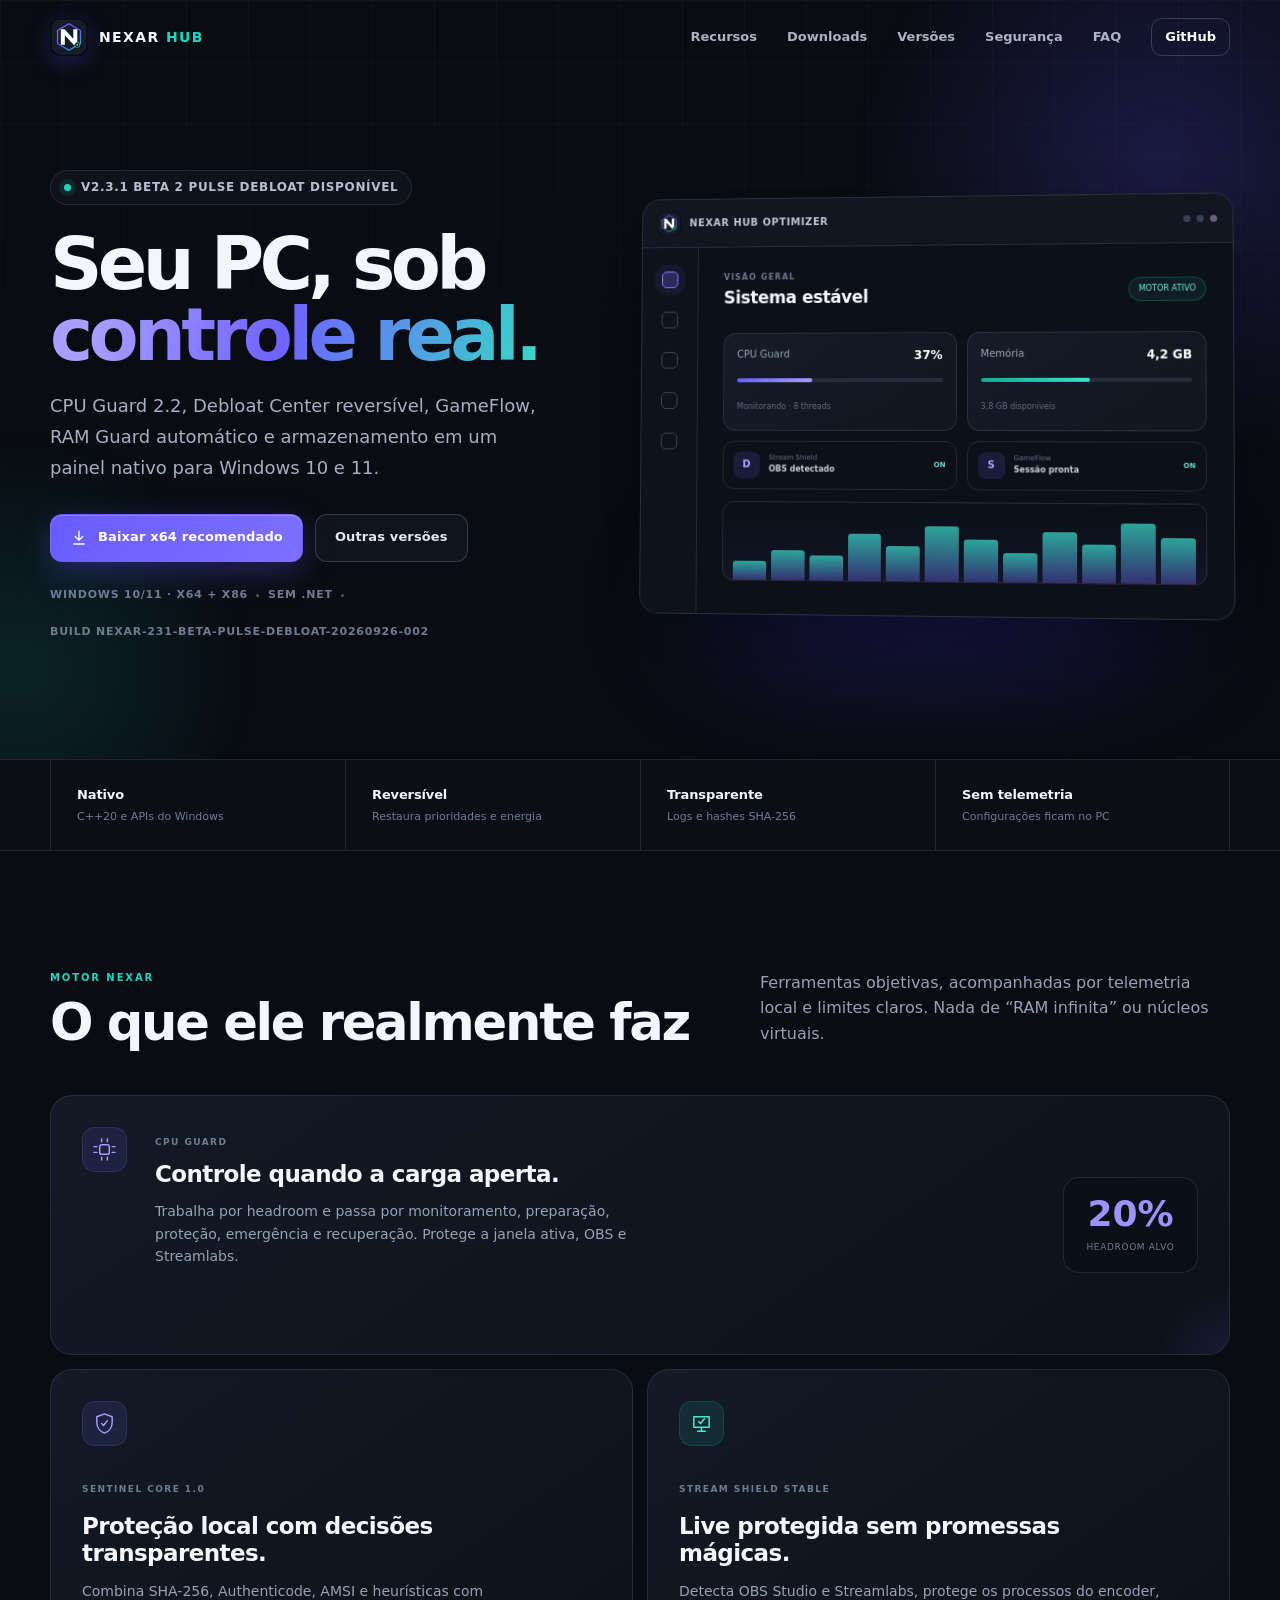
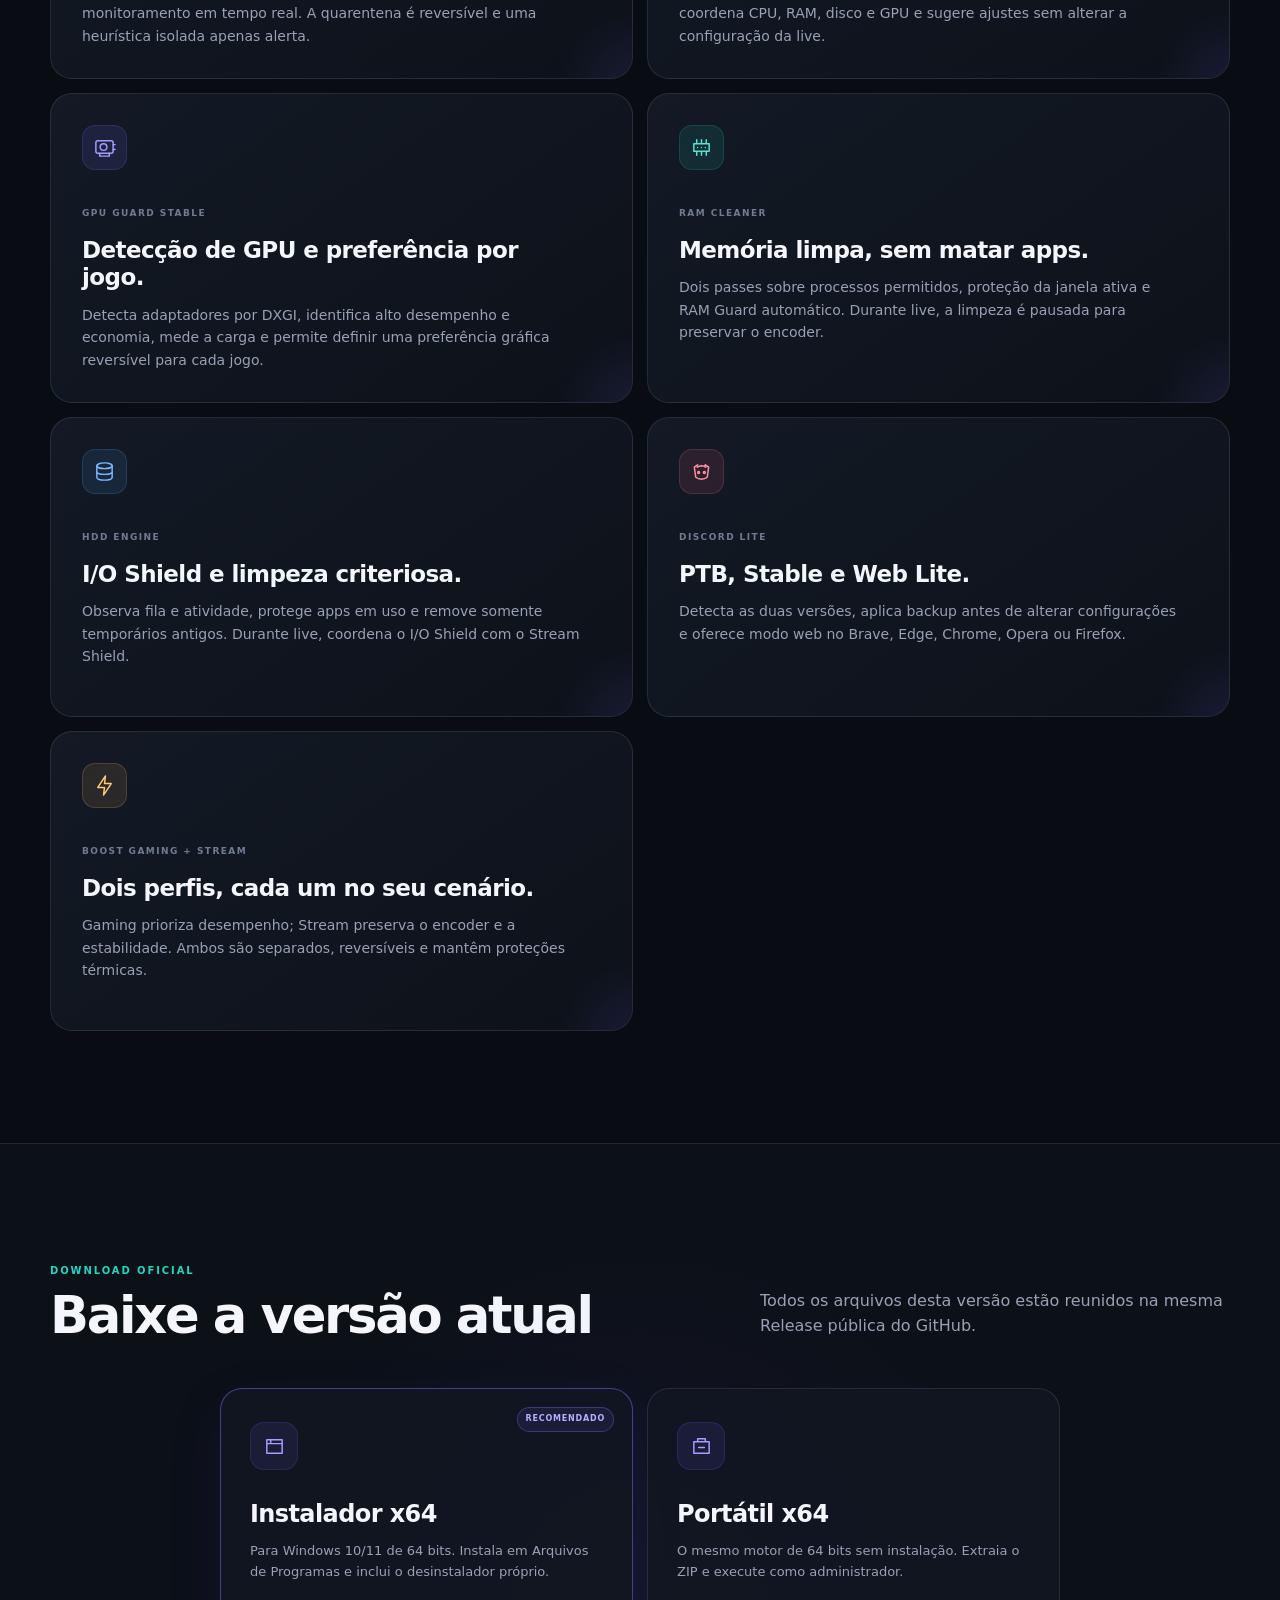
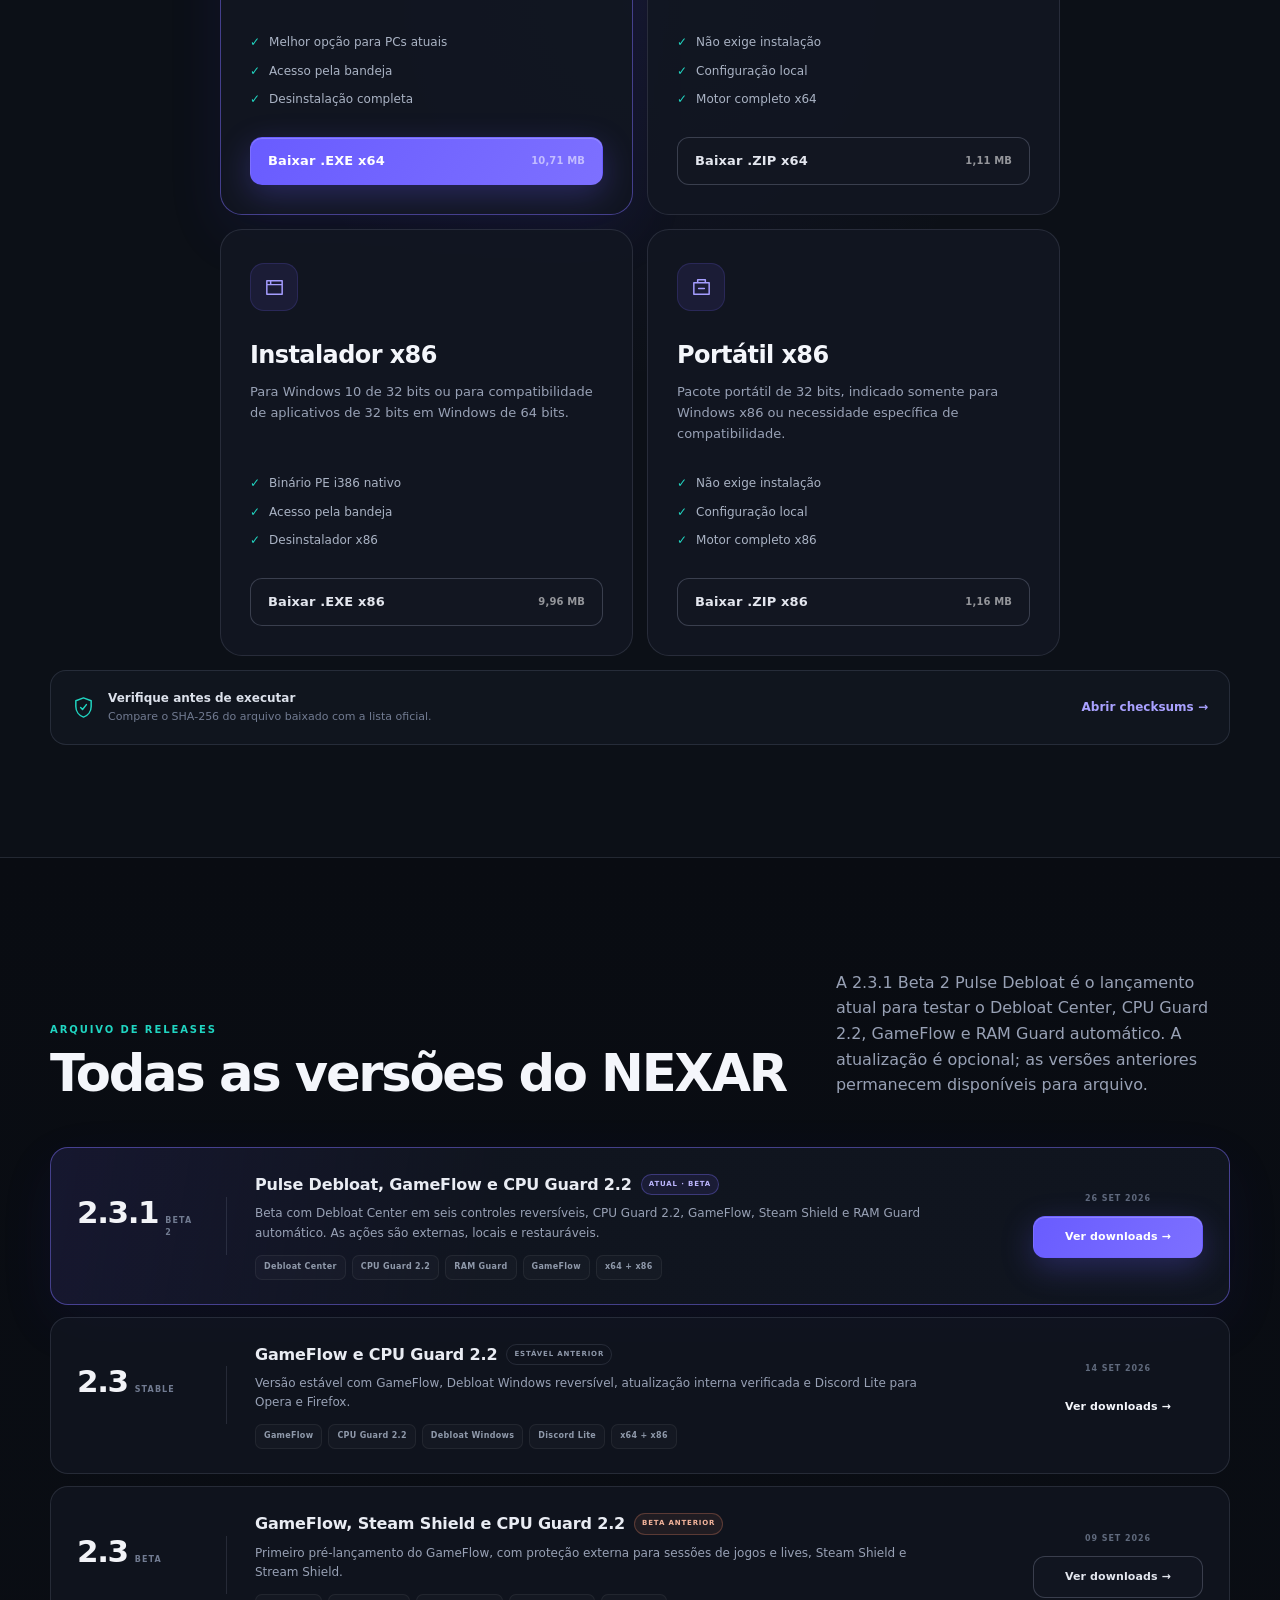
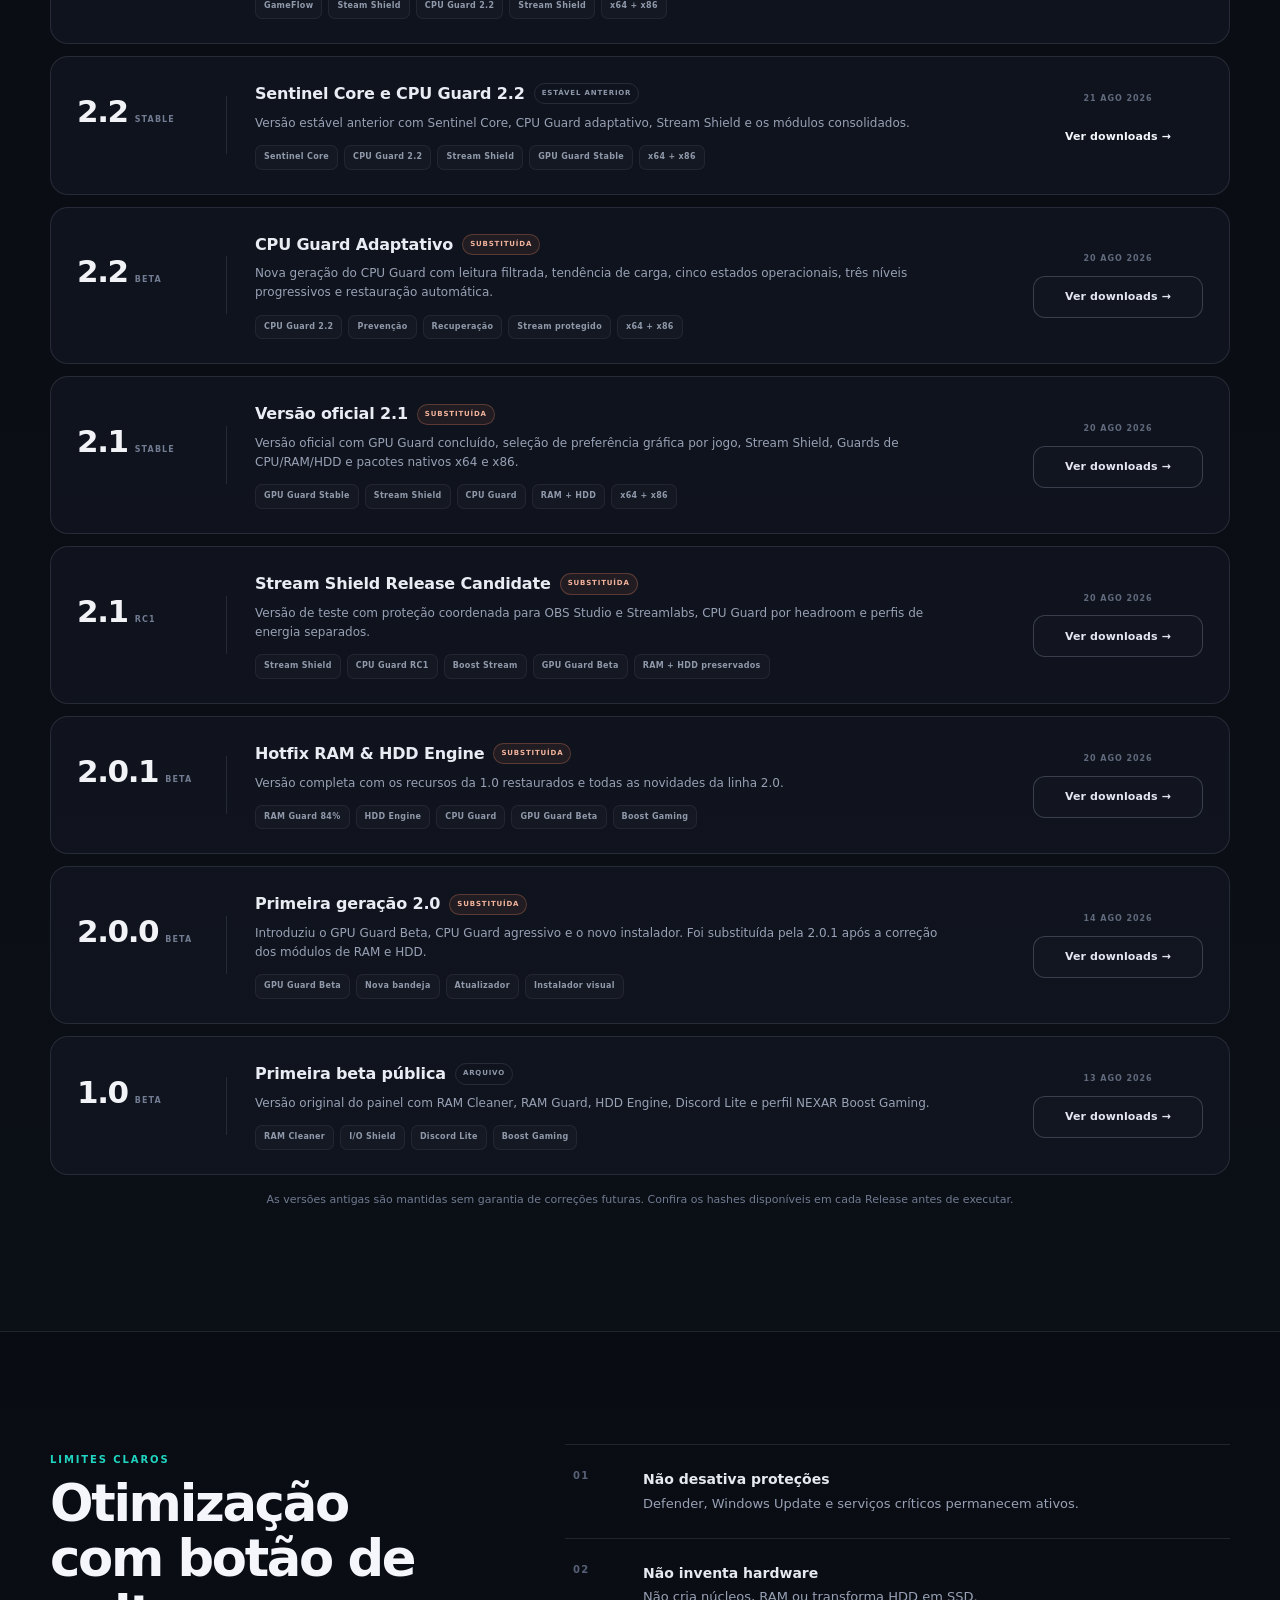
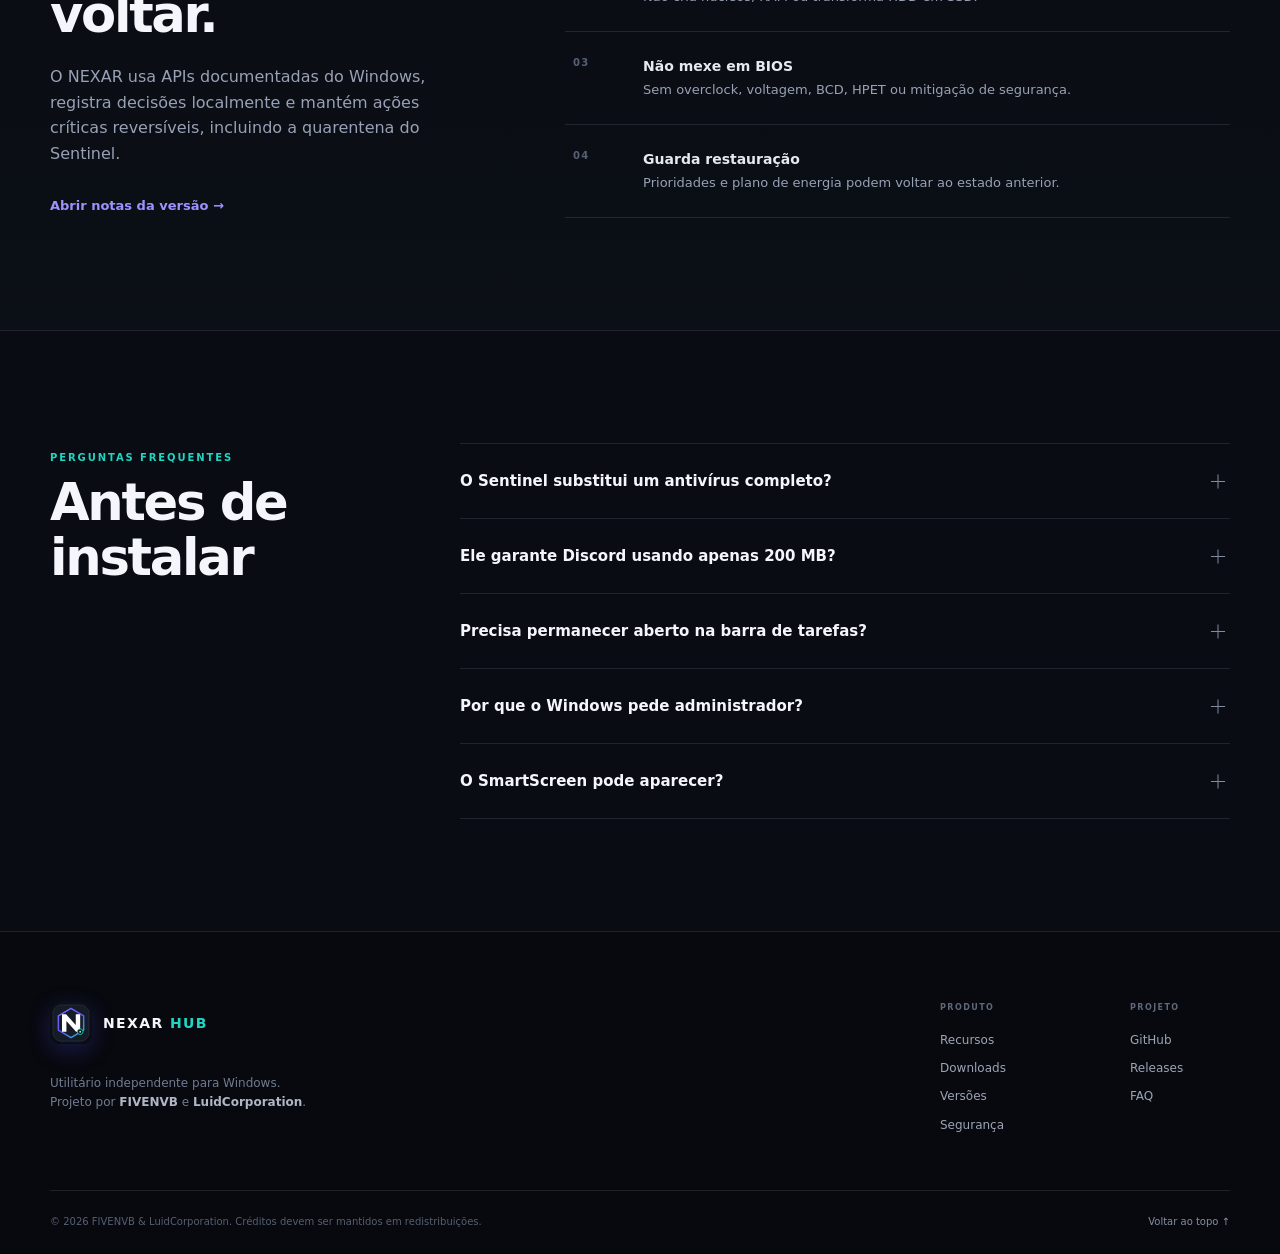
<file: index.html>
<!doctype html>
<html lang="pt-BR">
<head>
  <meta charset="utf-8">
  <meta name="viewport" content="width=device-width, initial-scale=1">
  <meta name="theme-color" content="#0a0d14">
  <meta name="description" content="NEXAR HUB OPTIMIZER 2.3.1 Beta 2 Pulse Debloat: CPU Guard 2.2, Debloat Center reversível, GameFlow e RAM Guard automático para Windows 10 e 11, em x64 e x86.">
  <meta property="og:title" content="NEXAR HUB OPTIMIZER">
  <meta property="og:description" content="CPU Guard 2.2, Debloat Center reversível, GameFlow e RAM Guard automático para jogos, transmissões e uso diário no Windows.">
  <meta property="og:type" content="website">
  <title>NEXAR HUB OPTIMIZER 2.3.1 Beta 2 — Controle reversível.</title>
  <link rel="icon" href="assets/nexar-logo.svg" type="image/svg+xml">
  <link rel="manifest" href="site.webmanifest">
  <link rel="stylesheet" href="styles.css">
</head>
<body>
  <a class="skip-link" href="#conteudo">Ir para o conteúdo</a>

  <header class="site-header" id="topo">
    <div class="shell nav-wrap">
      <a class="brand" href="#topo" aria-label="NEXAR HUB OPTIMIZER — início">
        <img src="assets/nexar-logo.svg" alt="" width="38" height="38">
        <span>NEXAR <b>HUB</b></span>
      </a>

      <button class="menu-toggle" type="button" aria-label="Abrir menu" aria-expanded="false" aria-controls="main-nav">
        <span></span><span></span>
      </button>

      <nav class="main-nav" id="main-nav" aria-label="Navegação principal">
        <a href="#recursos">Recursos</a>
        <a href="#downloads">Downloads</a>
        <a href="#versoes">Versões</a>
        <a href="#seguranca">Segurança</a>
        <a href="#faq">FAQ</a>
        <a class="nav-github" href="https://github.com/luidcorporation-ofc/nexar-hub-optimizer" target="_blank" rel="noreferrer">GitHub</a>
      </nav>
    </div>
  </header>

  <main id="conteudo">
    <section class="hero">
      <div class="hero-grid" aria-hidden="true"></div>
      <div class="hero-glow hero-glow-a" aria-hidden="true"></div>
      <div class="hero-glow hero-glow-b" aria-hidden="true"></div>

      <div class="shell hero-layout">
        <div class="hero-copy reveal">
          <div class="eyebrow"><span class="pulse-dot"></span> v2.3.1 Beta 2 Pulse Debloat disponível</div>
          <h1>Seu PC, sob<br><span>controle real.</span></h1>
          <p class="hero-lead">CPU Guard 2.2, Debloat Center reversível, GameFlow, RAM Guard automático e armazenamento em um painel nativo para Windows 10 e 11.</p>

          <div class="hero-actions">
            <a class="button button-primary" href="https://github.com/luidcorporation-ofc/nexar-hub-optimizer/releases/download/v2.3.1-beta.2/NEXAR_Hub_Optimizer_v2.3.1_BETA_PULSE_DEBLOAT_Setup_x64.exe">
              <svg viewBox="0 0 24 24" aria-hidden="true"><path d="M12 3v12m0 0 5-5m-5 5-5-5M5 20h14"/></svg>
              Baixar x64 recomendado
            </a>
            <a class="button button-ghost" href="#downloads">Outras versões</a>
          </div>

          <div class="hero-meta" aria-label="Informações da versão">
            <span>Windows 10/11 · x64 + x86</span>
            <span>Sem .NET</span>
            <span>Build NEXAR-231-BETA-PULSE-DEBLOAT-20260926-002</span>
          </div>
        </div>

        <div class="app-preview reveal" aria-label="Prévia do painel NEXAR">
          <div class="preview-shadow" aria-hidden="true"></div>
          <div class="window">
            <div class="window-bar">
              <div class="window-brand"><img src="assets/nexar-logo.svg" alt="" width="24" height="24"><span>NEXAR HUB OPTIMIZER</span></div>
              <div class="window-controls"><i></i><i></i><i></i></div>
            </div>
            <div class="window-body">
              <aside class="window-sidebar" aria-hidden="true">
                <span class="side-active"></span><span></span><span></span><span></span><span></span>
              </aside>
              <div class="window-content">
                <div class="preview-title"><div><small>VISÃO GERAL</small><strong>Sistema estável</strong></div><span class="status-pill">Motor ativo</span></div>
                <div class="meter-grid">
                  <article class="meter-card cpu-card">
                    <div class="meter-head"><span>CPU Guard</span><b>37%</b></div>
                    <div class="meter-track"><i style="--level:37%"></i></div>
                    <small>Monitorando · 8 threads</small>
                  </article>
                  <article class="meter-card ram-card">
                    <div class="meter-head"><span>Memória</span><b>4,2 GB</b></div>
                    <div class="meter-track"><i style="--level:52%"></i></div>
                    <small>3,8 GB disponíveis</small>
                  </article>
                </div>
                <div class="preview-feature-row">
                  <article><span class="mini-icon">D</span><div><small>Stream Shield</small><b>OBS detectado</b></div><em>ON</em></article>
                  <article><span class="mini-icon">S</span><div><small>GameFlow</small><b>Sessão pronta</b></div><em>ON</em></article>
                </div>
                <div class="preview-chart" aria-hidden="true"><span></span><span></span><span></span><span></span><span></span><span></span><span></span><span></span><span></span><span></span><span></span><span></span></div>
              </div>
            </div>
          </div>
        </div>
      </div>
    </section>

    <section class="trust-strip" aria-label="Destaques">
      <div class="shell trust-grid">
        <div><strong>Nativo</strong><span>C++20 e APIs do Windows</span></div>
        <div><strong>Reversível</strong><span>Restaura prioridades e energia</span></div>
        <div><strong>Transparente</strong><span>Logs e hashes SHA-256</span></div>
        <div><strong>Sem telemetria</strong><span>Configurações ficam no PC</span></div>
      </div>
    </section>

    <section class="section" id="recursos">
      <div class="shell">
        <div class="section-heading reveal">
          <div><span class="kicker">MOTOR NEXAR</span><h2>O que ele realmente faz</h2></div>
          <p>Ferramentas objetivas, acompanhadas por telemetria local e limites claros. Nada de “RAM infinita” ou núcleos virtuais.</p>
        </div>

        <div class="feature-grid">
          <article class="feature-card feature-large reveal">
            <div class="feature-icon violet"><svg viewBox="0 0 24 24" aria-hidden="true"><rect x="7" y="7" width="10" height="10" rx="2"/><path d="M9 1v3m6-3v3M9 20v3m6-3v3M20 9h3m-3 6h3M1 9h3m-3 6h3"/></svg></div>
            <div class="feature-copy"><span>CPU GUARD</span><h3>Controle quando a carga aperta.</h3><p>Trabalha por headroom e passa por monitoramento, preparação, proteção, emergência e recuperação. Protege a janela ativa, OBS e Streamlabs.</p></div>
            <div class="feature-metric"><b>20%</b><span>headroom alvo</span></div>
          </article>
          <article class="feature-card reveal">
            <div class="feature-icon violet"><svg viewBox="0 0 24 24" aria-hidden="true"><path d="M12 2 4 5v6c0 5.2 3.4 9.5 8 11 4.6-1.5 8-5.8 8-11V5z"/><path d="m9 12 2 2 4-5"/></svg></div>
            <span>SENTINEL CORE 1.0</span><h3>Proteção local com decisões transparentes.</h3><p>Combina SHA-256, Authenticode, AMSI e heurísticas com monitoramento em tempo real. A quarentena é reversível e uma heurística isolada apenas alerta.</p>
          </article>

          <article class="feature-card reveal">
            <div class="feature-icon teal"><svg viewBox="0 0 24 24" aria-hidden="true"><path d="M4 5h16v11H4zM8 20h8M12 16v4"/><path d="m9 10 2 2 4-5"/></svg></div>
            <span>STREAM SHIELD STABLE</span><h3>Live protegida sem promessas mágicas.</h3><p>Detecta OBS Studio e Streamlabs, protege os processos do encoder, coordena CPU, RAM, disco e GPU e sugere ajustes sem alterar a configuração da live.</p>
          </article>

          <article class="feature-card reveal">
            <div class="feature-icon violet"><svg viewBox="0 0 24 24" aria-hidden="true"><rect x="3" y="5" width="18" height="13" rx="2"/><circle cx="11" cy="11.5" r="3.5"/><path d="M21 9h2m-2 5h2M7 18v3h10v-3"/></svg></div>
            <span>GPU GUARD STABLE</span><h3>Detecção de GPU e preferência por jogo.</h3><p>Detecta adaptadores por DXGI, identifica alto desempenho e economia, mede a carga e permite definir uma preferência gráfica reversível para cada jogo.</p>
          </article>

          <article class="feature-card reveal">
            <div class="feature-icon teal"><svg viewBox="0 0 24 24" aria-hidden="true"><path d="M4 8h16v8H4zM7 4v4m5-4v4m5-4v4M7 16v4m5-4v4m5-4v4"/><path d="M8 12h.01M12 12h.01M16 12h.01"/></svg></div>
            <span>RAM CLEANER</span><h3>Memória limpa, sem matar apps.</h3><p>Dois passes sobre processos permitidos, proteção da janela ativa e RAM Guard automático. Durante live, a limpeza é pausada para preservar o encoder.</p>
          </article>

          <article class="feature-card reveal">
            <div class="feature-icon blue"><svg viewBox="0 0 24 24" aria-hidden="true"><ellipse cx="12" cy="6" rx="8" ry="3"/><path d="M4 6v6c0 1.7 3.6 3 8 3s8-1.3 8-3V6M4 12v6c0 1.7 3.6 3 8 3s8-1.3 8-3v-6"/></svg></div>
            <span>HDD ENGINE</span><h3>I/O Shield e limpeza criteriosa.</h3><p>Observa fila e atividade, protege apps em uso e remove somente temporários antigos. Durante live, coordena o I/O Shield com o Stream Shield.</p>
          </article>

          <article class="feature-card reveal">
            <div class="feature-icon coral"><svg viewBox="0 0 24 24" aria-hidden="true"><path d="M7.5 7.5A12 12 0 0 1 12 6c1.6 0 3.1.3 4.5 1.5M6 18c2 1.5 4 2 6 2s4-.5 6-2l1.5-10.5L16 5l-1 2M8 5 4.5 7.5 6 18"/><circle cx="9" cy="13" r="1"/><circle cx="15" cy="13" r="1"/></svg></div>
            <span>DISCORD LITE</span><h3>PTB, Stable e Web Lite.</h3><p>Detecta as duas versões, aplica backup antes de alterar configurações e oferece modo web no Brave, Edge, Chrome, Opera ou Firefox.</p>
          </article>

          <article class="feature-card reveal">
            <div class="feature-icon amber"><svg viewBox="0 0 24 24" aria-hidden="true"><path d="m13 2-8 12h7l-1 8 8-12h-7z"/></svg></div>
            <span>BOOST GAMING + STREAM</span><h3>Dois perfis, cada um no seu cenário.</h3><p>Gaming prioriza desempenho; Stream preserva o encoder e a estabilidade. Ambos são separados, reversíveis e mantêm proteções térmicas.</p>
          </article>
        </div>
      </div>
    </section>

    <section class="section download-section" id="downloads">
      <div class="download-aura" aria-hidden="true"></div>
      <div class="shell">
        <div class="section-heading reveal">
          <div><span class="kicker">DOWNLOAD OFICIAL</span><h2>Baixe a versão atual</h2></div>
          <p>Todos os arquivos desta versão estão reunidos na mesma Release pública do GitHub.</p>
        </div>

        <div class="download-grid">
          <article class="download-card recommended reveal">
            <span class="recommend-label">RECOMENDADO</span>
            <div class="download-icon"><svg viewBox="0 0 24 24" aria-hidden="true"><path d="M4 5h16v14H4zM4 9h16M8 5v4"/></svg></div>
            <h3>Instalador x64</h3>
            <p>Para Windows 10/11 de 64 bits. Instala em Arquivos de Programas e inclui o desinstalador próprio.</p>
            <ul><li>Melhor opção para PCs atuais</li><li>Acesso pela bandeja</li><li>Desinstalação completa</li></ul>
            <a class="button button-primary button-wide" href="https://github.com/luidcorporation-ofc/nexar-hub-optimizer/releases/download/v2.3.1-beta.2/NEXAR_Hub_Optimizer_v2.3.1_BETA_PULSE_DEBLOAT_Setup_x64.exe">Baixar .EXE x64 <span>10,71 MB</span></a>
          </article>

          <article class="download-card reveal">
            <div class="download-icon"><svg viewBox="0 0 24 24" aria-hidden="true"><path d="M4 7h16v12H4zM8 7V4h8v3M9 13h6"/></svg></div>
            <h3>Portátil x64</h3>
            <p>O mesmo motor de 64 bits sem instalação. Extraia o ZIP e execute como administrador.</p>
            <ul><li>Não exige instalação</li><li>Configuração local</li><li>Motor completo x64</li></ul>
            <a class="button button-ghost button-wide" href="https://github.com/luidcorporation-ofc/nexar-hub-optimizer/releases/download/v2.3.1-beta.2/NEXAR_Hub_Optimizer_v2.3.1_BETA_PULSE_DEBLOAT_Portable_x64.zip">Baixar .ZIP x64 <span>1,11 MB</span></a>
          </article>

          <article class="download-card reveal">
            <div class="download-icon"><svg viewBox="0 0 24 24" aria-hidden="true"><path d="M4 5h16v14H4zM4 9h16M8 5v4"/></svg></div>
            <h3>Instalador x86</h3>
            <p>Para Windows 10 de 32 bits ou para compatibilidade de aplicativos de 32 bits em Windows de 64 bits.</p>
            <ul><li>Binário PE i386 nativo</li><li>Acesso pela bandeja</li><li>Desinstalador x86</li></ul>
            <a class="button button-ghost button-wide" href="https://github.com/luidcorporation-ofc/nexar-hub-optimizer/releases/download/v2.3.1-beta.2/NEXAR_Hub_Optimizer_v2.3.1_BETA_PULSE_DEBLOAT_Setup_x86.exe">Baixar .EXE x86 <span>9,96 MB</span></a>
          </article>

          <article class="download-card reveal">
            <div class="download-icon"><svg viewBox="0 0 24 24" aria-hidden="true"><path d="M4 7h16v12H4zM8 7V4h8v3M9 13h6"/></svg></div>
            <h3>Portátil x86</h3>
            <p>Pacote portátil de 32 bits, indicado somente para Windows x86 ou necessidade específica de compatibilidade.</p>
            <ul><li>Não exige instalação</li><li>Configuração local</li><li>Motor completo x86</li></ul>
            <a class="button button-ghost button-wide" href="https://github.com/luidcorporation-ofc/nexar-hub-optimizer/releases/download/v2.3.1-beta.2/NEXAR_Hub_Optimizer_v2.3.1_BETA_PULSE_DEBLOAT_Portable_x86.zip">Baixar .ZIP x86 <span>1,16 MB</span></a>
          </article>
        </div>

        <div class="checksum-bar reveal">
          <div><svg viewBox="0 0 24 24" aria-hidden="true"><path d="m9 12 2 2 4-5"/><path d="M12 2 4 5v6c0 5.2 3.4 9.5 8 11 4.6-1.5 8-5.8 8-11V5z"/></svg><span><b>Verifique antes de executar</b>Compare o SHA-256 do arquivo baixado com a lista oficial.</span></div>
          <a href="https://github.com/luidcorporation-ofc/nexar-hub-optimizer/releases/download/v2.3.1-beta.2/SHA256SUMS.txt">Abrir checksums →</a>
        </div>
      </div>
    </section>

    <section class="section versions-section" id="versoes">
      <div class="shell">
        <div class="section-heading reveal">
          <div><span class="kicker">ARQUIVO DE RELEASES</span><h2>Todas as versões do NEXAR</h2></div>
          <p>A 2.3.1 Beta 2 Pulse Debloat é o lançamento atual para testar o Debloat Center, CPU Guard 2.2, GameFlow e RAM Guard automático. A atualização é opcional; as versões anteriores permanecem disponíveis para arquivo.</p>
        </div>

        <div class="version-list">
          <article class="version-row version-current reveal">
            <div class="version-release">
              <strong class="version-number">2.3.1</strong>
              <span class="version-channel">BETA 2</span>
            </div>
            <div class="version-details">
              <div class="version-heading"><h3>Pulse Debloat, GameFlow e CPU Guard 2.2</h3><span class="version-status status-current">ATUAL · BETA</span></div>
              <p>Beta com Debloat Center em seis controles reversíveis, CPU Guard 2.2, GameFlow, Steam Shield e RAM Guard automático. As ações são externas, locais e restauráveis.</p>
              <div class="version-tags"><span>Debloat Center</span><span>CPU Guard 2.2</span><span>RAM Guard</span><span>GameFlow</span><span>x64 + x86</span></div>
            </div>
            <div class="version-actions">
              <span class="version-date">26 SET 2026</span>
              <a class="button button-primary version-button" href="https://github.com/luidcorporation-ofc/nexar-hub-optimizer/releases/tag/v2.3.1-beta.2" target="_blank" rel="noreferrer" aria-label="Abrir downloads da versão 2.3.1 Beta 2 Pulse Debloat">Ver downloads →</a>
            </div>
          </article>

          <article class="version-row reveal">
            <div class="version-release"><strong class="version-number">2.3</strong><span class="version-channel">STABLE</span></div>
            <div class="version-details"><div class="version-heading"><h3>GameFlow e CPU Guard 2.2</h3><span class="version-status">ESTÁVEL ANTERIOR</span></div><p>Versão estável com GameFlow, Debloat Windows reversível, atualização interna verificada e Discord Lite para Opera e Firefox.</p><div class="version-tags"><span>GameFlow</span><span>CPU Guard 2.2</span><span>Debloat Windows</span><span>Discord Lite</span><span>x64 + x86</span></div></div>
            <div class="version-actions"><span class="version-date">14 SET 2026</span><a class="button button-secondary version-button" href="https://github.com/luidcorporation-ofc/nexar-hub-optimizer/releases/tag/v2.3.0" target="_blank" rel="noreferrer" aria-label="Abrir downloads da versão 2.3 Stable">Ver downloads →</a></div>
          </article>

          <article class="version-row reveal">
            <div class="version-release"><strong class="version-number">2.3</strong><span class="version-channel">BETA</span></div>
            <div class="version-details"><div class="version-heading"><h3>GameFlow, Steam Shield e CPU Guard 2.2</h3><span class="version-status status-replaced">BETA ANTERIOR</span></div><p>Primeiro pré-lançamento do GameFlow, com proteção externa para sessões de jogos e lives, Steam Shield e Stream Shield.</p><div class="version-tags"><span>GameFlow</span><span>Steam Shield</span><span>CPU Guard 2.2</span><span>Stream Shield</span><span>x64 + x86</span></div></div>
            <div class="version-actions"><span class="version-date">09 SET 2026</span><a class="button button-ghost version-button" href="https://github.com/luidcorporation-ofc/nexar-hub-optimizer/releases/tag/v2.3.0-beta.1" target="_blank" rel="noreferrer" aria-label="Abrir downloads da versão 2.3 Beta GameFlow">Ver downloads →</a></div>
          </article>

          <article class="version-row reveal">
            <div class="version-release"><strong class="version-number">2.2</strong><span class="version-channel">STABLE</span></div>
            <div class="version-details"><div class="version-heading"><h3>Sentinel Core e CPU Guard 2.2</h3><span class="version-status">ESTÁVEL ANTERIOR</span></div><p>Versão estável anterior com Sentinel Core, CPU Guard adaptativo, Stream Shield e os módulos consolidados.</p><div class="version-tags"><span>Sentinel Core</span><span>CPU Guard 2.2</span><span>Stream Shield</span><span>GPU Guard Stable</span><span>x64 + x86</span></div></div>
            <div class="version-actions"><span class="version-date">21 AGO 2026</span><a class="button button-secondary version-button" href="https://github.com/luidcorporation-ofc/nexar-hub-optimizer/releases/tag/v2.2.0" target="_blank" rel="noreferrer" aria-label="Abrir downloads da versão 2.2 Stable">Ver downloads →</a></div>
          </article>
          <article class="version-row reveal">
            <div class="version-release">
              <strong class="version-number">2.2</strong>
              <span class="version-channel">BETA</span>
            </div>
            <div class="version-details">
              <div class="version-heading"><h3>CPU Guard Adaptativo</h3><span class="version-status status-replaced">SUBSTITUÍDA</span></div>
              <p>Nova geração do CPU Guard com leitura filtrada, tendência de carga, cinco estados operacionais, três níveis progressivos e restauração automática.</p>
              <div class="version-tags"><span>CPU Guard 2.2</span><span>Prevenção</span><span>Recuperação</span><span>Stream protegido</span><span>x64 + x86</span></div>
            </div>
            <div class="version-actions">
              <span class="version-date">20 AGO 2026</span>
              <a class="button button-ghost version-button" href="https://github.com/luidcorporation-ofc/nexar-hub-optimizer/releases/tag/v2.2.0-beta.1" target="_blank" rel="noreferrer" aria-label="Abrir downloads da versão 2.2 Beta">Ver downloads →</a>
            </div>
          </article>

          <article class="version-row reveal">
            <div class="version-release">
              <strong class="version-number">2.1</strong>
              <span class="version-channel">STABLE</span>
            </div>
            <div class="version-details">
              <div class="version-heading"><h3>Versão oficial 2.1</h3><span class="version-status status-replaced">SUBSTITUÍDA</span></div>
              <p>Versão oficial com GPU Guard concluído, seleção de preferência gráfica por jogo, Stream Shield, Guards de CPU/RAM/HDD e pacotes nativos x64 e x86.</p>
              <div class="version-tags"><span>GPU Guard Stable</span><span>Stream Shield</span><span>CPU Guard</span><span>RAM + HDD</span><span>x64 + x86</span></div>
            </div>
            <div class="version-actions">
              <span class="version-date">20 AGO 2026</span>
              <a class="button button-ghost version-button" href="https://github.com/luidcorporation-ofc/nexar-hub-optimizer/releases/tag/v2.1.0" target="_blank" rel="noreferrer" aria-label="Abrir downloads da versão 2.1 Stable">Ver downloads →</a>
            </div>
          </article>

          <article class="version-row reveal">
            <div class="version-release">
              <strong class="version-number">2.1</strong>
              <span class="version-channel">RC1</span>
            </div>
            <div class="version-details">
              <div class="version-heading"><h3>Stream Shield Release Candidate</h3><span class="version-status status-replaced">SUBSTITUÍDA</span></div>
              <p>Versão de teste com proteção coordenada para OBS Studio e Streamlabs, CPU Guard por headroom e perfis de energia separados.</p>
              <div class="version-tags"><span>Stream Shield</span><span>CPU Guard RC1</span><span>Boost Stream</span><span>GPU Guard Beta</span><span>RAM + HDD preservados</span></div>
            </div>
            <div class="version-actions">
              <span class="version-date">20 AGO 2026</span>
              <a class="button button-ghost version-button" href="https://github.com/luidcorporation-ofc/nexar-hub-optimizer/releases/tag/v2.1.0-rc.1" target="_blank" rel="noreferrer" aria-label="Abrir downloads da versão 2.1 RC1">Ver downloads →</a>
            </div>
          </article>

          <article class="version-row reveal">
            <div class="version-release">
              <strong class="version-number">2.0.1</strong>
              <span class="version-channel">BETA</span>
            </div>
            <div class="version-details">
              <div class="version-heading"><h3>Hotfix RAM &amp; HDD Engine</h3><span class="version-status status-replaced">SUBSTITUÍDA</span></div>
              <p>Versão completa com os recursos da 1.0 restaurados e todas as novidades da linha 2.0.</p>
              <div class="version-tags"><span>RAM Guard 84%</span><span>HDD Engine</span><span>CPU Guard</span><span>GPU Guard Beta</span><span>Boost Gaming</span></div>
            </div>
            <div class="version-actions">
              <span class="version-date">20 AGO 2026</span>
              <a class="button button-ghost version-button" href="https://github.com/luidcorporation-ofc/nexar-hub-optimizer/releases/tag/v2.0.1-beta" target="_blank" rel="noreferrer" aria-label="Abrir downloads da versão 2.0.1 Beta">Ver downloads →</a>
            </div>
          </article>

          <article class="version-row reveal">
            <div class="version-release">
              <strong class="version-number">2.0.0</strong>
              <span class="version-channel">BETA</span>
            </div>
            <div class="version-details">
              <div class="version-heading"><h3>Primeira geração 2.0</h3><span class="version-status status-replaced">SUBSTITUÍDA</span></div>
              <p>Introduziu o GPU Guard Beta, CPU Guard agressivo e o novo instalador. Foi substituída pela 2.0.1 após a correção dos módulos de RAM e HDD.</p>
              <div class="version-tags"><span>GPU Guard Beta</span><span>Nova bandeja</span><span>Atualizador</span><span>Instalador visual</span></div>
            </div>
            <div class="version-actions">
              <span class="version-date">14 AGO 2026</span>
              <a class="button button-ghost version-button" href="https://github.com/luidcorporation-ofc/nexar-hub-optimizer/releases/tag/v2.0.0-beta" target="_blank" rel="noreferrer" aria-label="Abrir downloads da versão 2.0.0 Beta">Ver downloads →</a>
            </div>
          </article>

          <article class="version-row reveal">
            <div class="version-release">
              <strong class="version-number">1.0</strong>
              <span class="version-channel">BETA</span>
            </div>
            <div class="version-details">
              <div class="version-heading"><h3>Primeira beta pública</h3><span class="version-status">ARQUIVO</span></div>
              <p>Versão original do painel com RAM Cleaner, RAM Guard, HDD Engine, Discord Lite e perfil NEXAR Boost Gaming.</p>
              <div class="version-tags"><span>RAM Cleaner</span><span>I/O Shield</span><span>Discord Lite</span><span>Boost Gaming</span></div>
            </div>
            <div class="version-actions">
              <span class="version-date">13 AGO 2026</span>
              <a class="button button-ghost version-button" href="https://github.com/luidcorporation-ofc/nexar-hub-optimizer/releases/tag/v1.0-beta" target="_blank" rel="noreferrer" aria-label="Abrir downloads da versão 1.0 Beta">Ver downloads →</a>
            </div>
          </article>
        </div>

        <p class="version-note reveal">As versões antigas são mantidas sem garantia de correções futuras. Confira os hashes disponíveis em cada Release antes de executar.</p>
      </div>
    </section>

    <section class="section safety-section" id="seguranca">
      <div class="shell safety-layout">
        <div class="safety-copy reveal">
          <span class="kicker">LIMITES CLAROS</span>
          <h2>Otimização com botão de voltar.</h2>
          <p>O NEXAR usa APIs documentadas do Windows, registra decisões localmente e mantém ações críticas reversíveis, incluindo a quarentena do Sentinel.</p>
          <a class="text-link" href="https://github.com/luidcorporation-ofc/nexar-hub-optimizer/releases/tag/v2.3.1-beta.2">Abrir notas da versão →</a>
        </div>
        <div class="safety-list reveal">
          <div><span>01</span><p><b>Não desativa proteções</b>Defender, Windows Update e serviços críticos permanecem ativos.</p></div>
          <div><span>02</span><p><b>Não inventa hardware</b>Não cria núcleos, RAM ou transforma HDD em SSD.</p></div>
          <div><span>03</span><p><b>Não mexe em BIOS</b>Sem overclock, voltagem, BCD, HPET ou mitigação de segurança.</p></div>
          <div><span>04</span><p><b>Guarda restauração</b>Prioridades e plano de energia podem voltar ao estado anterior.</p></div>
        </div>
      </div>
    </section>

    <section class="section faq-section" id="faq">
      <div class="shell faq-layout">
        <div class="section-heading compact reveal"><div><span class="kicker">PERGUNTAS FREQUENTES</span><h2>Antes de instalar</h2></div></div>
        <div class="faq-list">
          <details class="reveal"><summary>O Sentinel substitui um antivírus completo?<span></span></summary><p>Não. Ele é uma camada complementar em modo de usuário. Usa SHA-256, Authenticode, AMSI e heurísticas, mas não instala driver de kernel nem substitui uma solução antivírus independente.</p></details>
          <details class="reveal"><summary>Ele garante Discord usando apenas 200 MB?<span></span></summary><p>Não. O modo experimental reduz processos e recursos, mas o consumo depende de servidores, GIFs, chamadas, vídeo e Go Live. A faixa observada é aproximada, nunca uma promessa fixa.</p></details>
          <details class="reveal"><summary>Precisa permanecer aberto na barra de tarefas?<span></span></summary><p>Não. Fechar a janela envia o motor para a bandeja do Windows. CPU Guard, I/O Shield e RAM Guard podem continuar ativos em segundo plano.</p></details>
          <details class="reveal"><summary>Por que o Windows pede administrador?<span></span></summary><p>As funções de energia, manutenção e prioridade precisam de elevação. O manifesto do aplicativo solicita administrador antes da tela obrigatória de verificação.</p></details>
          <details class="reveal"><summary>O SmartScreen pode aparecer?<span></span></summary><p>Sim. A versão Stable ainda não possui certificado comercial de assinatura. Confira se o arquivo veio desta Release e valide o SHA-256 antes de executá-lo.</p></details>
        </div>
      </div>
    </section>
  </main>

  <footer class="site-footer">
    <div class="shell footer-main">
      <div><a class="brand footer-brand" href="#topo"><img src="assets/nexar-logo.svg" alt="" width="42" height="42"><span>NEXAR <b>HUB</b></span></a><p>Utilitário independente para Windows.<br>Projeto por <b>FIVENVB</b> e <b>LuidCorporation</b>.</p></div>
      <div class="footer-links"><div><b>PRODUTO</b><a href="#recursos">Recursos</a><a href="#downloads">Downloads</a><a href="#versoes">Versões</a><a href="#seguranca">Segurança</a></div><div><b>PROJETO</b><a href="https://github.com/luidcorporation-ofc/nexar-hub-optimizer" target="_blank" rel="noreferrer">GitHub</a><a href="https://github.com/luidcorporation-ofc/nexar-hub-optimizer/releases" target="_blank" rel="noreferrer">Releases</a><a href="#faq">FAQ</a></div></div>
    </div>
    <div class="shell footer-bottom"><span>© <span id="year">2026</span> FIVENVB &amp; LuidCorporation. Créditos devem ser mantidos em redistribuições.</span><a href="#topo">Voltar ao topo ↑</a></div>
  </footer>

  <script src="app.js" defer></script>
</body>
</html>
</file>
<file: styles.css>
:root {
  color-scheme: dark;
  --bg: #090c12;
  --bg-soft: #0e121b;
  --panel: #121722;
  --panel-2: #171d2a;
  --line: rgba(190, 200, 230, .13);
  --line-strong: rgba(190, 200, 230, .23);
  --text: #f4f6fb;
  --muted: #98a1b5;
  --muted-2: #717b91;
  --violet: #7568ff;
  --violet-bright: #9c93ff;
  --teal: #20d5c1;
  --blue: #55a8ff;
  --coral: #ff6e86;
  --amber: #ffbd5d;
  --shell: 1180px;
  --radius: 22px;
  --shadow: 0 28px 90px rgba(0, 0, 0, .42);
}

* { box-sizing: border-box; }
html { scroll-behavior: smooth; scroll-padding-top: 78px; }
body { margin: 0; background: var(--bg); color: var(--text); font-family: Inter, ui-sans-serif, system-ui, -apple-system, BlinkMacSystemFont, "Segoe UI", sans-serif; font-size: 16px; line-height: 1.6; overflow-x: hidden; }
body::selection { background: rgba(117, 104, 255, .45); color: #fff; }
a { color: inherit; text-decoration: none; }
button, a { -webkit-tap-highlight-color: transparent; }
img, svg { display: block; }
.shell { width: min(var(--shell), calc(100% - 48px)); margin-inline: auto; }
.skip-link { position: fixed; left: 16px; top: -80px; z-index: 999; padding: 10px 16px; background: #fff; color: #000; border-radius: 10px; font-weight: 700; transition: top .2s; }
.skip-link:focus { top: 16px; }

.site-header { position: fixed; inset: 0 0 auto; z-index: 50; border-bottom: 1px solid transparent; transition: background .25s, border-color .25s, backdrop-filter .25s; }
.site-header.scrolled { background: rgba(9, 12, 18, .78); border-color: var(--line); backdrop-filter: blur(18px) saturate(130%); }
.nav-wrap { height: 74px; display: flex; align-items: center; justify-content: space-between; }
.brand { display: inline-flex; align-items: center; gap: 11px; font-size: 14px; font-weight: 800; letter-spacing: .1em; }
.brand img { border-radius: 9px; box-shadow: 0 6px 22px rgba(86, 78, 255, .25); }
.brand b { color: var(--teal); }
.main-nav { display: flex; align-items: center; gap: 30px; color: #abb3c4; font-size: 13px; font-weight: 650; }
.main-nav a { transition: color .2s; }
.main-nav a:hover, .main-nav a:focus-visible { color: #fff; }
.main-nav .nav-github { border: 1px solid var(--line-strong); border-radius: 11px; padding: 8px 13px; color: #fff; }
.menu-toggle { display: none; width: 42px; height: 42px; border: 1px solid var(--line); border-radius: 12px; background: var(--panel); position: relative; }
.menu-toggle span { position: absolute; left: 12px; width: 16px; height: 1.5px; background: #fff; transition: transform .2s, top .2s; }
.menu-toggle span:first-child { top: 16px; }
.menu-toggle span:last-child { top: 23px; }
.menu-toggle[aria-expanded="true"] span:first-child { top: 20px; transform: rotate(45deg); }
.menu-toggle[aria-expanded="true"] span:last-child { top: 20px; transform: rotate(-45deg); }

.hero { min-height: 760px; position: relative; display: grid; place-items: center; padding: 128px 0 76px; overflow: hidden; border-bottom: 1px solid var(--line); }
.hero-grid { position: absolute; inset: 0; background-image: linear-gradient(rgba(134, 145, 176, .055) 1px, transparent 1px), linear-gradient(90deg, rgba(134, 145, 176, .055) 1px, transparent 1px); background-size: 62px 62px; mask-image: linear-gradient(to bottom, rgba(0,0,0,.9), transparent 85%); }
.hero-glow { position: absolute; border-radius: 50%; filter: blur(2px); pointer-events: none; }
.hero-glow-a { width: 620px; height: 620px; right: -190px; top: -140px; background: radial-gradient(circle, rgba(95, 80, 255, .21), rgba(95, 80, 255, 0) 70%); }
.hero-glow-b { width: 480px; height: 480px; left: -220px; bottom: -150px; background: radial-gradient(circle, rgba(24, 212, 194, .12), transparent 70%); }
.hero-layout { position: relative; display: grid; grid-template-columns: .92fr 1.08fr; align-items: center; gap: 78px; }
.eyebrow { display: inline-flex; align-items: center; gap: 10px; color: #b6becf; border: 1px solid var(--line); background: rgba(16, 21, 31, .72); border-radius: 999px; padding: 7px 13px; font-size: 12px; font-weight: 700; letter-spacing: .055em; text-transform: uppercase; }
.pulse-dot { width: 7px; height: 7px; border-radius: 50%; background: var(--teal); box-shadow: 0 0 0 5px rgba(32, 213, 193, .1); animation: pulse 2s infinite; }
@keyframes pulse { 50% { box-shadow: 0 0 0 9px rgba(32, 213, 193, 0); } }
.hero h1 { margin: 24px 0 20px; font-size: clamp(54px, 5.7vw, 84px); line-height: .97; letter-spacing: -.064em; font-weight: 780; }
.hero h1 span { background: linear-gradient(105deg, #a79fff 10%, #6f63ff 48%, #36d9c7 100%); background-clip: text; -webkit-background-clip: text; color: transparent; }
.hero-lead { max-width: 580px; margin: 0; color: #a7b0c2; font-size: 18px; line-height: 1.72; }
.hero-actions { display: flex; flex-wrap: wrap; gap: 12px; margin-top: 30px; }
.button { min-height: 48px; display: inline-flex; align-items: center; justify-content: center; gap: 10px; padding: 0 19px; border-radius: 12px; font-size: 13px; font-weight: 750; letter-spacing: .01em; border: 1px solid transparent; transition: transform .2s, border-color .2s, background .2s, box-shadow .2s; }
.button:hover { transform: translateY(-2px); }
.button:focus-visible, a:focus-visible, summary:focus-visible, button:focus-visible { outline: 2px solid var(--teal); outline-offset: 3px; }
.button svg { width: 18px; height: 18px; fill: none; stroke: currentColor; stroke-width: 1.8; stroke-linecap: round; stroke-linejoin: round; }
.button-primary { color: #fff; background: linear-gradient(120deg, #695cff, #7d70ff); box-shadow: 0 10px 32px rgba(105, 92, 255, .28), inset 0 1px rgba(255,255,255,.2); }
.button-primary:hover { box-shadow: 0 14px 40px rgba(105, 92, 255, .38), inset 0 1px rgba(255,255,255,.2); }
.button-ghost { background: rgba(19, 24, 35, .74); border-color: var(--line-strong); color: #e3e6ee; }
.button-ghost:hover { border-color: rgba(156, 147, 255, .55); background: #171c29; }
.hero-meta { display: flex; flex-wrap: wrap; gap: 20px; margin-top: 24px; color: var(--muted-2); font-size: 11px; font-weight: 700; text-transform: uppercase; letter-spacing: .07em; }
.hero-meta span { position: relative; }
.hero-meta span:not(:last-child)::after { content: ""; position: absolute; right: -11px; top: 50%; width: 3px; height: 3px; border-radius: 50%; background: #4d566a; }

.app-preview { position: relative; perspective: 1200px; }
.preview-shadow { position: absolute; width: 82%; height: 28%; left: 10%; bottom: -11%; background: rgba(72, 55, 255, .3); filter: blur(60px); border-radius: 50%; }
.window { position: relative; overflow: hidden; border: 1px solid rgba(181, 192, 222, .18); background: #0c1018; border-radius: 19px; box-shadow: var(--shadow), inset 0 1px rgba(255,255,255,.055); transform: rotateY(-4deg) rotateX(1.5deg); }
.window-bar { height: 49px; display: flex; justify-content: space-between; align-items: center; padding: 0 15px; background: #111620; border-bottom: 1px solid var(--line); }
.window-brand { display: flex; align-items: center; gap: 9px; color: #bdc5d4; font-size: 10px; font-weight: 750; letter-spacing: .06em; }
.window-brand img { border-radius: 6px; }
.window-controls { display: flex; gap: 6px; }
.window-controls i { width: 7px; height: 7px; border-radius: 50%; background: #384152; }
.window-controls i:last-child { background: #6b607e; }
.window-body { display: grid; grid-template-columns: 58px 1fr; min-height: 370px; }
.window-sidebar { border-right: 1px solid var(--line); padding: 24px 0; display: flex; flex-direction: column; align-items: center; gap: 24px; background: #0e121b; }
.window-sidebar span { width: 17px; height: 17px; border: 1px solid #3a4355; border-radius: 5px; }
.window-sidebar .side-active { border-color: #8275ff; background: rgba(117,104,255,.28); box-shadow: 0 0 0 7px rgba(117,104,255,.08); }
.window-content { padding: 25px 26px; }
.preview-title { display: flex; justify-content: space-between; align-items: center; }
.preview-title div { display: grid; }
.preview-title small { color: #6f7890; font-size: 8px; font-weight: 800; letter-spacing: .15em; }
.preview-title strong { font-size: 17px; letter-spacing: -.02em; }
.status-pill { font-size: 8px; text-transform: uppercase; font-style: normal; color: #75e5d6; background: rgba(32,213,193,.08); border: 1px solid rgba(32,213,193,.22); padding: 5px 9px; border-radius: 99px; }
.meter-grid { display: grid; grid-template-columns: 1fr 1fr; gap: 10px; margin-top: 22px; }
.meter-card { background: linear-gradient(145deg, #151b27, #111620); border: 1px solid var(--line); border-radius: 13px; padding: 13px; }
.meter-head { display: flex; justify-content: space-between; font-size: 10px; color: #9aa4b6; }
.meter-head b { color: #fff; font-size: 12px; }
.meter-track { height: 4px; background: #252c3b; border-radius: 99px; margin: 13px 0 9px; overflow: hidden; }
.meter-track i { display: block; width: var(--level); height: 100%; border-radius: inherit; background: linear-gradient(90deg, #6d60ff, #a49cff); }
.ram-card .meter-track i { background: linear-gradient(90deg, #18a996, #3de3ce); }
.meter-card small { color: #606b7f; font-size: 8px; }
.preview-feature-row { display: grid; grid-template-columns: 1fr 1fr; gap: 10px; margin-top: 10px; }
.preview-feature-row article { min-width: 0; display: flex; align-items: center; gap: 9px; border: 1px solid var(--line); border-radius: 12px; padding: 10px; }
.mini-icon { flex: 0 0 auto; display: grid; place-items: center; width: 27px; height: 27px; border-radius: 8px; background: rgba(117,104,255,.14); color: #aaa3ff; font-size: 10px; font-weight: 800; }
.preview-feature-row div { min-width: 0; display: grid; flex: 1; }
.preview-feature-row small { color: #687288; font-size: 7px; }
.preview-feature-row b { overflow: hidden; text-overflow: ellipsis; white-space: nowrap; font-size: 8px; color: #cbd1dd; }
.preview-feature-row em { color: #60dfce; font-size: 7px; font-style: normal; font-weight: 800; }
.preview-chart { height: 80px; display: flex; align-items: flex-end; gap: 5px; padding: 13px 10px 0; margin-top: 12px; border: 1px solid var(--line); border-radius: 12px; background: linear-gradient(to top, rgba(117,104,255,.06), transparent); }
.preview-chart span { flex: 1; height: var(--h, 30%); border-radius: 3px 3px 0 0; background: linear-gradient(to top, rgba(117,104,255,.35), rgba(55,214,195,.75)); animation: bars 5s ease-in-out infinite alternate; }
.preview-chart span:nth-child(1) { --h: 29%; }.preview-chart span:nth-child(2) { --h: 46%; }.preview-chart span:nth-child(3) { --h: 38%; }.preview-chart span:nth-child(4) { --h: 72%; }.preview-chart span:nth-child(5) { --h: 53%; }.preview-chart span:nth-child(6) { --h: 84%; }.preview-chart span:nth-child(7) { --h: 65%; }.preview-chart span:nth-child(8) { --h: 45%; }.preview-chart span:nth-child(9) { --h: 76%; }.preview-chart span:nth-child(10) { --h: 58%; }.preview-chart span:nth-child(11) { --h: 91%; }.preview-chart span:nth-child(12) { --h: 69%; }
@keyframes bars { to { filter: brightness(1.15); transform: scaleY(.85); transform-origin: bottom; } }

.trust-strip { border-bottom: 1px solid var(--line); background: #0b0e15; }
.trust-grid { display: grid; grid-template-columns: repeat(4, 1fr); }
.trust-grid div { padding: 25px 26px; display: grid; gap: 2px; border-left: 1px solid var(--line); }
.trust-grid div:last-child { border-right: 1px solid var(--line); }
.trust-grid strong { font-size: 13px; letter-spacing: -.01em; }
.trust-grid span { color: var(--muted-2); font-size: 11px; }

.section { position: relative; padding: 112px 0; }
.section-heading { display: flex; align-items: flex-end; justify-content: space-between; gap: 50px; margin-bottom: 45px; }
.section-heading > div { flex-shrink: 0; }
.section-heading h2, .safety-copy h2 { margin: 6px 0 0; font-size: clamp(34px, 4vw, 54px); line-height: 1.08; letter-spacing: -.045em; }
.section-heading p { max-width: 470px; margin: 0 0 4px; color: var(--muted); }
.kicker { color: var(--teal); font-size: 10px; font-weight: 850; letter-spacing: .19em; }
.feature-grid { display: grid; grid-template-columns: repeat(2, 1fr); gap: 14px; }
.feature-card { position: relative; min-height: 300px; padding: 31px; overflow: hidden; background: linear-gradient(145deg, rgba(21,27,39,.92), rgba(14,18,27,.9)); border: 1px solid var(--line); border-radius: var(--radius); transition: transform .25s, border-color .25s, background .25s; }
.feature-card:hover { transform: translateY(-4px); border-color: rgba(137,126,255,.28); background: linear-gradient(145deg, #171d2a, #10151f); }
.feature-card::after { content: ""; position: absolute; width: 160px; height: 160px; right: -85px; bottom: -90px; background: radial-gradient(circle, rgba(117,104,255,.13), transparent 68%); }
.feature-card > span, .feature-copy > span { color: #717c93; font-size: 9px; font-weight: 850; letter-spacing: .16em; }
.feature-card h3 { max-width: 460px; margin: 13px 0 12px; font-size: 23px; line-height: 1.2; letter-spacing: -.025em; }
.feature-card p { max-width: 500px; color: var(--muted); font-size: 14px; margin: 0; }
.feature-icon { width: 45px; height: 45px; display: grid; place-items: center; border-radius: 13px; margin-bottom: 28px; }
.feature-icon svg, .download-icon svg, .checksum-bar svg { width: 23px; height: 23px; fill: none; stroke: currentColor; stroke-width: 1.55; stroke-linecap: round; stroke-linejoin: round; }
.feature-icon.violet { color: #a49cff; background: rgba(117,104,255,.12); border: 1px solid rgba(117,104,255,.18); }
.feature-icon.teal { color: #54e4d2; background: rgba(32,213,193,.1); border: 1px solid rgba(32,213,193,.17); }
.feature-icon.blue { color: #78b9ff; background: rgba(85,168,255,.1); border: 1px solid rgba(85,168,255,.18); }
.feature-icon.coral { color: #ff8fa0; background: rgba(255,110,134,.1); border: 1px solid rgba(255,110,134,.18); }
.feature-icon.amber { color: #ffca78; background: rgba(255,189,93,.1); border: 1px solid rgba(255,189,93,.18); }
.feature-large { grid-column: 1 / -1; min-height: 260px; display: grid; grid-template-columns: auto 1fr auto; align-items: start; gap: 28px; }
.feature-large .feature-icon { margin: 0; }
.feature-large h3 { margin-top: 8px; }
.feature-metric { align-self: center; min-width: 135px; padding: 18px; border: 1px solid var(--line); border-radius: 16px; text-align: center; background: rgba(7,10,15,.35); }
.feature-metric b { display: block; font-size: 36px; line-height: 1; color: var(--violet-bright); }
.feature-metric span { display: block; margin-top: 8px; color: var(--muted-2); font-size: 9px; text-transform: uppercase; letter-spacing: .07em; }

.download-section { background: #0c1017; border-block: 1px solid var(--line); overflow: hidden; }
.download-aura { position: absolute; width: 800px; height: 800px; left: 50%; top: 35%; transform: translate(-50%,-50%); border-radius: 50%; background: radial-gradient(circle, rgba(101,87,255,.075), transparent 67%); }
.download-grid { position: relative; display: grid; grid-template-columns: repeat(2, minmax(0, 1fr)); gap: 14px; align-items: stretch; max-width: 840px; margin-inline: auto; }
.download-card { position: relative; padding: 33px 29px 29px; display: flex; flex-direction: column; background: rgba(18,23,34,.9); border: 1px solid var(--line); border-radius: var(--radius); }
.download-card.recommended { border-color: rgba(126,112,255,.48); box-shadow: 0 18px 55px rgba(66,52,200,.11); }
.recommend-label { position: absolute; right: 18px; top: 18px; color: #b7b0ff; font-size: 8px; font-weight: 850; letter-spacing: .1em; border: 1px solid rgba(126,112,255,.32); background: rgba(117,104,255,.1); border-radius: 99px; padding: 5px 8px; }
.download-icon { width: 48px; height: 48px; display: grid; place-items: center; color: #a59dff; background: rgba(117,104,255,.1); border: 1px solid rgba(117,104,255,.17); border-radius: 14px; }
.download-card h3 { margin: 25px 0 8px; font-size: 24px; letter-spacing: -.025em; }
.download-card > p { min-height: 68px; color: var(--muted); font-size: 13px; margin: 0; }
.download-card ul { list-style: none; padding: 0; margin: 24px 0 28px; display: grid; gap: 9px; color: #aab3c4; font-size: 12px; }
.download-card li::before { content: "✓"; margin-right: 9px; color: var(--teal); font-weight: 850; }
.button-wide { width: 100%; margin-top: auto; justify-content: space-between; padding-inline: 17px; }
.button-wide span { color: rgba(255,255,255,.55); font-size: 10px; font-weight: 650; }
.checksum-bar { position: relative; margin-top: 14px; padding: 18px 21px; display: flex; align-items: center; justify-content: space-between; gap: 24px; background: rgba(18,23,34,.75); border: 1px solid var(--line); border-radius: 16px; }
.checksum-bar > div { display: flex; align-items: center; gap: 13px; }
.checksum-bar svg { flex: 0 0 auto; color: var(--teal); }
.checksum-bar span { display: grid; color: var(--muted-2); font-size: 11px; }
.checksum-bar b { color: #dce1eb; font-size: 12px; }
.checksum-bar a { white-space: nowrap; color: #a9a1ff; font-size: 12px; font-weight: 700; }

.versions-section {
  background: linear-gradient(180deg, #090c12 0%, #0b0f16 100%);
  border-bottom: 1px solid var(--line);
}

.version-list {
  display: grid;
  gap: 12px;
}

.version-row {
  display: grid;
  grid-template-columns: 150px minmax(0, 1fr) 170px;
  align-items: center;
  gap: 28px;
  padding: 24px 26px;
  background: rgba(18,23,34,.72);
  border: 1px solid var(--line);
  border-radius: 18px;
  transition: border-color .2s ease, transform .2s ease, background .2s ease;
}

.version-row:hover {
  transform: translateY(-2px);
  border-color: rgba(126,112,255,.3);
  background: rgba(20,25,37,.88);
}

.version-row.version-current {
  border-color: rgba(126,112,255,.48);
  background: linear-gradient(100deg, rgba(117,104,255,.12), rgba(18,23,34,.82) 38%);
  box-shadow: 0 18px 55px rgba(66,52,200,.08);
}

.version-release {
  display: flex;
  align-items: baseline;
  gap: 7px;
  min-height: 58px;
  padding-right: 24px;
  border-right: 1px solid var(--line);
}

.version-number {
  color: #f2f3f7;
  font-size: 31px;
  font-weight: 820;
  line-height: 1;
  letter-spacing: -.045em;
}

.version-channel {
  color: var(--muted-2);
  font-size: 8px;
  font-weight: 850;
  letter-spacing: .14em;
}

.version-heading {
  display: flex;
  align-items: center;
  flex-wrap: wrap;
  gap: 9px;
  margin-bottom: 7px;
}

.version-heading h3 {
  margin: 0;
  color: #e9ecf3;
  font-size: 16px;
  letter-spacing: -.01em;
}

.version-status {
  padding: 4px 7px;
  border: 1px solid var(--line);
  border-radius: 99px;
  color: #8e98aa;
  font-size: 7px;
  font-weight: 850;
  letter-spacing: .12em;
}

.version-status.status-current {
  color: #bdb7ff;
  border-color: rgba(126,112,255,.34);
  background: rgba(117,104,255,.1);
}

.version-status.status-replaced {
  color: #f3b49c;
  border-color: rgba(240,137,100,.28);
  background: rgba(240,137,100,.08);
}

.version-details p {
  max-width: 690px;
  margin: 0;
  color: var(--muted);
  font-size: 12px;
}

.version-tags {
  display: flex;
  flex-wrap: wrap;
  gap: 6px;
  margin-top: 12px;
}

.version-tags span {
  padding: 5px 8px;
  color: #8f99aa;
  background: rgba(255,255,255,.025);
  border: 1px solid rgba(255,255,255,.06);
  border-radius: 7px;
  font-size: 8px;
  font-weight: 720;
  letter-spacing: .04em;
}

.version-actions {
  display: flex;
  flex-direction: column;
  align-items: stretch;
  gap: 10px;
}

.version-date {
  color: #606a7d;
  font-size: 8px;
  font-weight: 780;
  letter-spacing: .12em;
  text-align: center;
}

.version-button {
  width: 100%;
  min-height: 42px;
  padding-inline: 14px;
  font-size: 11px;
}

.version-note {
  margin-top: 16px;
  color: var(--muted-2);
  font-size: 11px;
  text-align: center;
}

.safety-section { background: linear-gradient(180deg, #090c12, #0b0f16); }
.safety-layout { display: grid; grid-template-columns: .78fr 1.22fr; gap: 90px; align-items: center; }
.safety-copy p { max-width: 420px; margin: 22px 0 26px; color: var(--muted); }
.text-link { color: var(--violet-bright); font-size: 13px; font-weight: 750; }
.safety-list { border-top: 1px solid var(--line); }
.safety-list div { display: grid; grid-template-columns: 52px 1fr; gap: 18px; padding: 23px 8px; border-bottom: 1px solid var(--line); }
.safety-list span { color: #566076; font-size: 10px; font-weight: 800; letter-spacing: .12em; }
.safety-list p { margin: 0; color: var(--muted); font-size: 13px; }
.safety-list b { display: block; margin-bottom: 3px; color: #e6e9f0; font-size: 14px; }

.faq-section { border-top: 1px solid var(--line); }
.faq-layout { display: grid; grid-template-columns: .6fr 1.4fr; gap: 80px; align-items: start; }
.section-heading.compact { display: block; position: sticky; top: 110px; margin: 0; }
.faq-list { border-top: 1px solid var(--line); }
.faq-list details { border-bottom: 1px solid var(--line); }
.faq-list summary { position: relative; list-style: none; cursor: pointer; padding: 25px 50px 25px 0; font-size: 15px; font-weight: 680; }
.faq-list summary::-webkit-details-marker { display: none; }
.faq-list summary span, .faq-list summary span::after { position: absolute; right: 5px; top: 50%; width: 14px; height: 1px; background: #828ba0; transition: transform .2s; }
.faq-list summary span::after { content: ""; right: 0; top: 0; transform: rotate(90deg); }
.faq-list details[open] summary span::after { transform: rotate(0deg); }
.faq-list details p { margin: -5px 50px 25px 0; color: var(--muted); font-size: 13px; }

.site-footer { padding-top: 70px; background: #07090e; border-top: 1px solid var(--line); }
.footer-main { display: flex; justify-content: space-between; gap: 50px; padding-bottom: 55px; }
.footer-brand { margin-bottom: 18px; }
.footer-main > div > p { color: var(--muted-2); font-size: 12px; }
.footer-main > div > p b { color: #afb6c5; }
.footer-links { display: flex; gap: 90px; }
.footer-links > div { display: grid; align-content: start; gap: 9px; min-width: 100px; }
.footer-links b { margin-bottom: 7px; color: #5f687a; font-size: 8px; letter-spacing: .18em; }
.footer-links a { color: #9ca5b6; font-size: 12px; }
.footer-links a:hover { color: #fff; }
.footer-bottom { min-height: 64px; display: flex; align-items: center; justify-content: space-between; gap: 30px; color: #565f71; border-top: 1px solid var(--line); font-size: 10px; }
.footer-bottom a { color: #858fa2; }

.reveal { opacity: 0; transform: translateY(18px); transition: opacity .65s ease, transform .65s ease; }
.reveal.visible { opacity: 1; transform: none; }

@media (max-width: 980px) {
  .hero { min-height: auto; }
  .hero-layout { grid-template-columns: 1fr; gap: 62px; }
  .hero-copy { max-width: 690px; }
  .app-preview { max-width: 680px; width: 100%; margin-inline: auto; }
  .window { transform: none; }
  .trust-grid { grid-template-columns: 1fr 1fr; }
  .trust-grid div:nth-child(2) { border-right: 1px solid var(--line); }
  .trust-grid div:nth-child(-n+2) { border-bottom: 1px solid var(--line); }
  .section-heading { align-items: start; flex-direction: column; gap: 20px; }
  .download-grid { grid-template-columns: 1fr; }
  .download-card > p { min-height: auto; }
  .version-row { grid-template-columns: 120px minmax(0, 1fr); }
  .version-actions { grid-column: 2; flex-direction: row; align-items: center; }
  .version-date { min-width: 92px; text-align: left; }
  .safety-layout { grid-template-columns: 1fr; gap: 45px; }
  .faq-layout { grid-template-columns: 1fr; gap: 45px; }
  .section-heading.compact { position: static; }
}

@media (max-width: 720px) {
  .shell { width: min(100% - 32px, var(--shell)); }
  .site-header { background: rgba(9,12,18,.82); border-color: var(--line); backdrop-filter: blur(18px); }
  .menu-toggle { display: block; }
  .main-nav { position: absolute; top: 64px; left: 16px; right: 16px; padding: 17px; display: grid; gap: 0; background: rgba(16,21,31,.97); border: 1px solid var(--line); border-radius: 16px; box-shadow: var(--shadow); opacity: 0; transform: translateY(-8px); pointer-events: none; transition: opacity .2s, transform .2s; }
  .main-nav.open { opacity: 1; transform: none; pointer-events: auto; }
  .main-nav a { padding: 11px 10px; }
  .main-nav .nav-github { margin-top: 7px; text-align: center; }
  .hero { padding-top: 112px; }
  .hero h1 { font-size: clamp(47px, 14vw, 66px); }
  .hero-lead { font-size: 16px; }
  .hero-actions { display: grid; }
  .hero-actions .button { width: 100%; }
  .hero-meta { gap: 15px; }
  .hero-meta span::after { display: none; }
  .window-body { grid-template-columns: 42px 1fr; min-height: 310px; }
  .window-sidebar { gap: 18px; }
  .window-sidebar span { width: 14px; height: 14px; }
  .window-content { padding: 19px 15px; }
  .meter-grid, .preview-feature-row { grid-template-columns: 1fr; }
  .preview-feature-row article:last-child, .preview-chart { display: none; }
  .trust-grid { grid-template-columns: 1fr; }
  .trust-grid div { border-right: 1px solid var(--line); border-bottom: 1px solid var(--line); }
  .section { padding: 82px 0; }
  .section-heading { margin-bottom: 34px; }
  .section-heading h2, .safety-copy h2 { font-size: 38px; }
  .feature-grid { grid-template-columns: 1fr; }
  .feature-large { grid-column: auto; display: block; }
  .feature-large .feature-icon { margin-bottom: 28px; }
  .feature-metric { display: none; }
  .feature-card { min-height: 280px; padding: 27px; }
  .checksum-bar { align-items: flex-start; flex-direction: column; }
  .version-row { grid-template-columns: 1fr; gap: 18px; padding: 22px; }
  .version-release { min-height: auto; padding: 0 0 17px; border-right: 0; border-bottom: 1px solid var(--line); }
  .version-actions { grid-column: auto; flex-direction: column; align-items: stretch; }
  .version-date { text-align: left; }
  .safety-list div { grid-template-columns: 38px 1fr; }
  .footer-main { flex-direction: column; }
  .footer-links { gap: 50px; }
  .footer-bottom { align-items: flex-start; flex-direction: column; justify-content: center; padding: 18px 0; }
}

@media (prefers-reduced-motion: reduce) {
  html { scroll-behavior: auto; }
  *, *::before, *::after { animation-duration: .01ms !important; animation-iteration-count: 1 !important; transition-duration: .01ms !important; }
  .reveal { opacity: 1; transform: none; }
}
</file>
